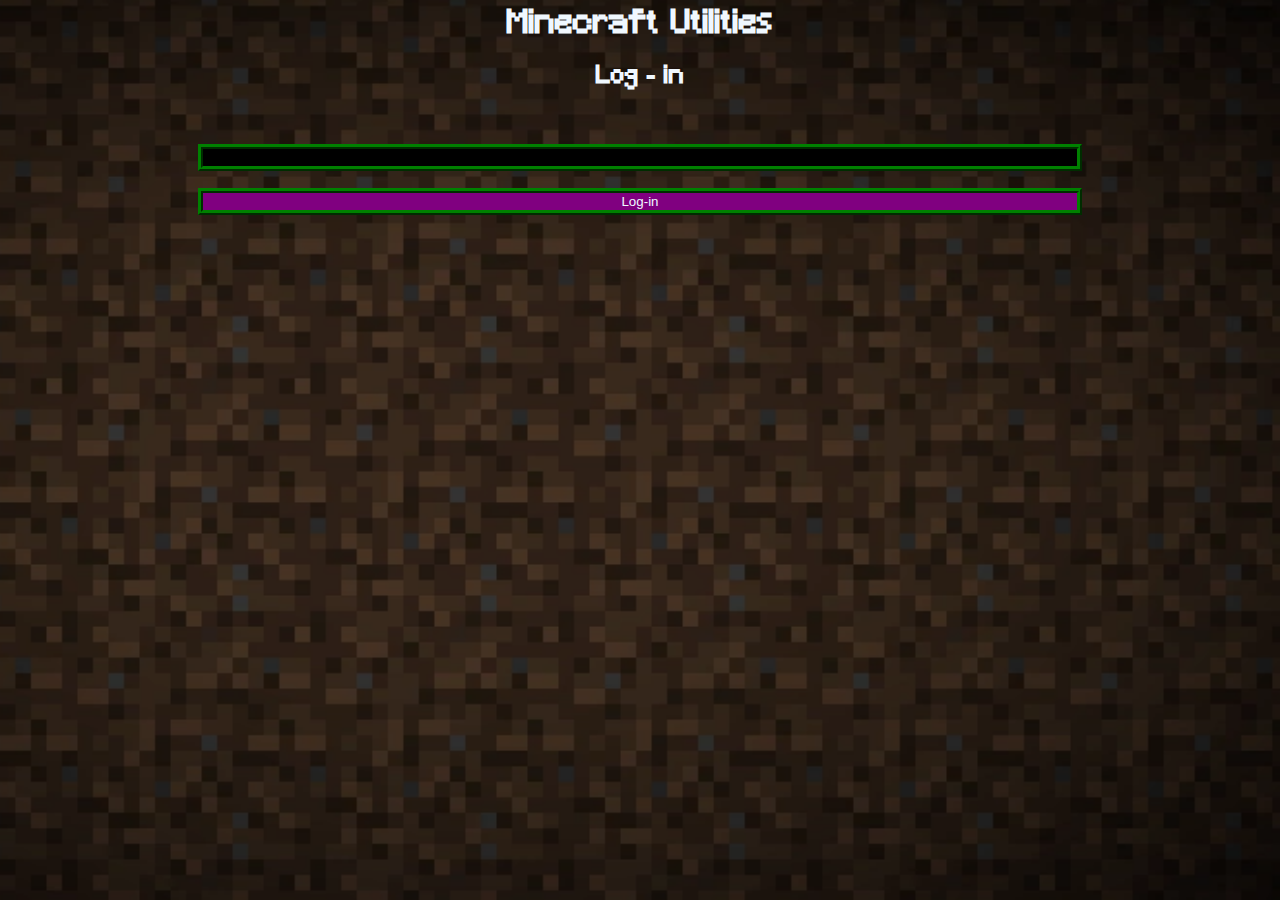
<file: index.html>
<html>

<head>
    <title>Minecraft Utilities</title>
    <link rel="icon" href="assets/redstone.png" type="image/png">
    <link rel="stylesheet" href="general.css">
</head>

<body background="assets/World Background.jpg">
    <div id="bar">
        <h1>Select a World</h1>
        <hr>
        <h3>Select a world to use this functionalities</h3>
        <br>
        <div id="logged-user">
            <h3>User:</h3>
            <h3 id="logged-name">User Name</h3>
            <button class="mcb-green" onclick="setuser()">Switch</button>
        </div>

    </div>
    <div id="WorldSect">
        <div>
            <img src="assets/grass.png" style="width: 50px;">
            <h3>World Name</h3>
        </div>
        <center>
            <input class="mcb-green" type="text" placeholder="My-World" id="World-Name">
            <button class="mcb-green" onclick="joinWorld()">Access</button>
            <br>
            <p>Dont use spaces</p>
        </center>
    </div>
    <script>
        var userName = localStorage.getItem("user");
        if (userName == undefined) {
            setuser();
        } else {
            document.getElementById("logged-name").innerHTML = userName;
        }

        function joinWorld() {
            worldName = document.getElementById("World-Name").value;
            if (!worldName == "") {
                localStorage.setItem("world", worldName);
                window.location = "worldboard.html";
            }
        }

        function setuser() {
            window.location = "login.html";
        }
    </script>
</body>

</html>
</file>
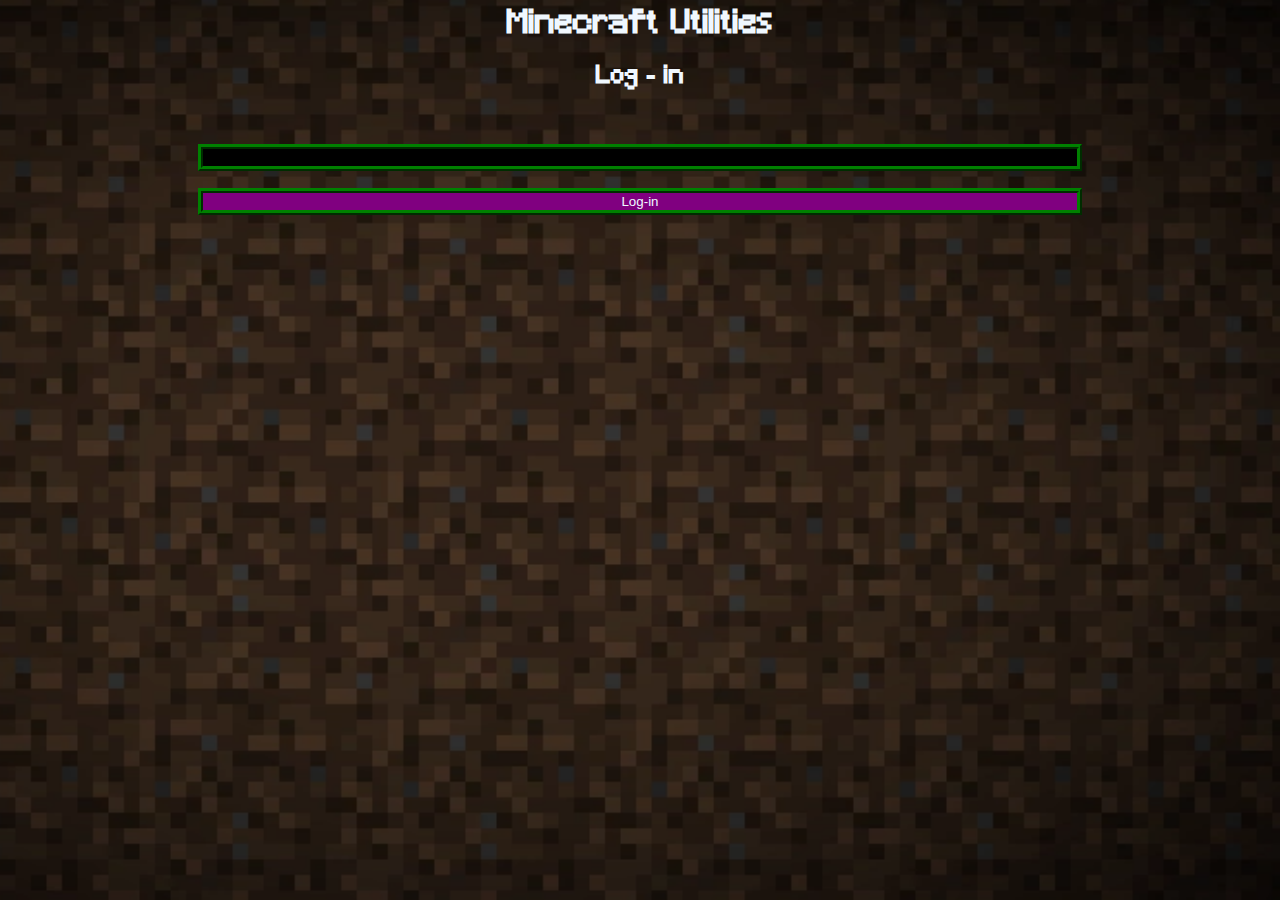
<file: login.html>
<html>

<head>
    <title>Minecraft Utilities - user login</title>
    <link rel="icon" href="assets/redstone.png" type="image/png">
    <link rel="stylesheet" href="general.css">
</head>

<body background="assets/login-background.png" style="background-size: cover; text-align: center;">
    <h1>Minecraft Utilities</h1>
    <h2>Log - in</h2>
    <br>
    <br>
    <input id="username" type="text"
        style="background-color: black; border: 5px ridge green; width: 70%; color: aliceblue; text-align: center;">
    <br>
    <br>
    <button onclick="redirect()"
        style="background-color: purple; border: 5px ridge green; width: 70%; color: aliceblue; text-align: center;">Log-in</button>
    <script>
        function redirect() {
            name = document.getElementById("username").value;
            if (!name == "") {
              localStorage.setItem("user",name);
              window.location = "index.html";
            }
        }
    </script>
</body>

</html>
</file>
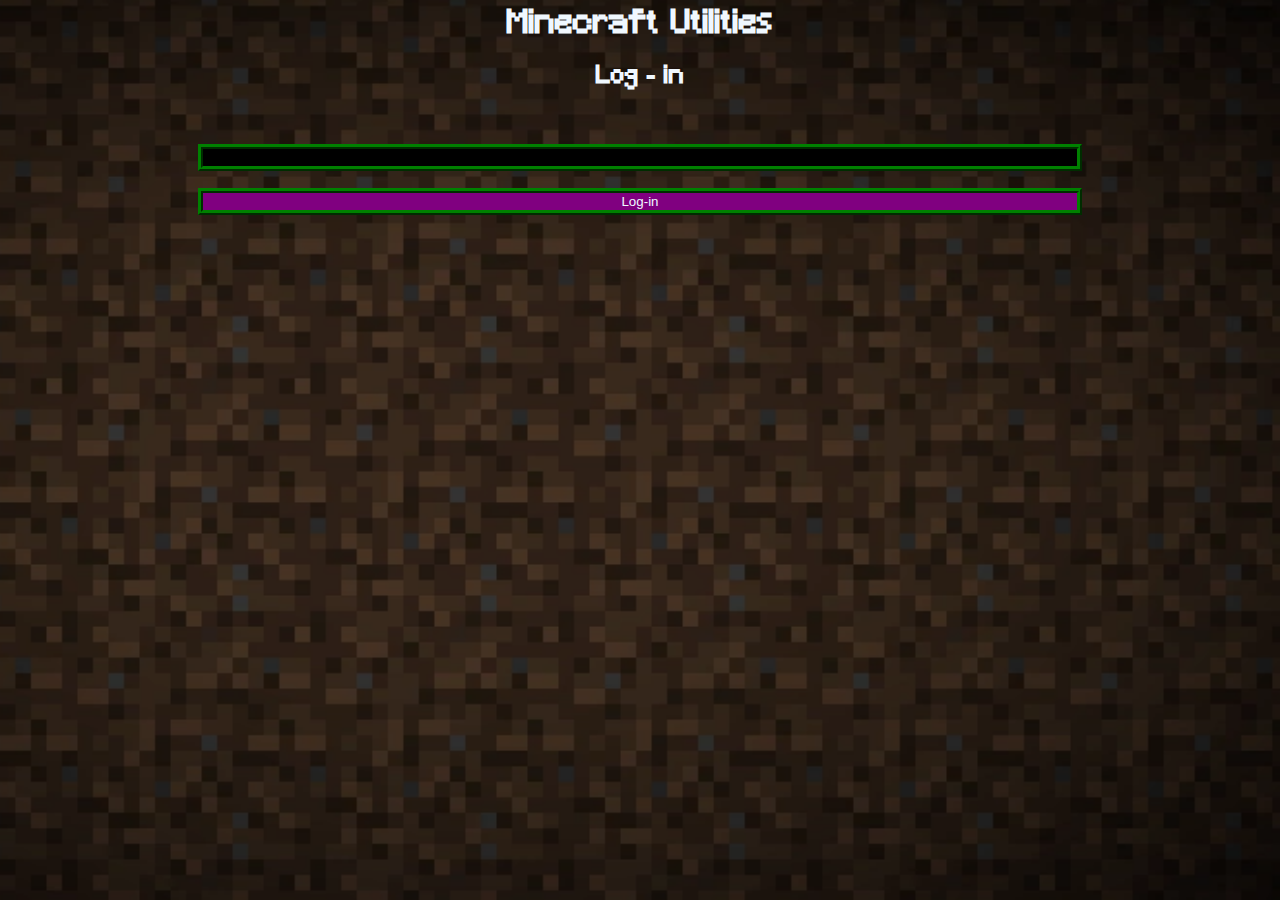
<file: other.html>
<html>

<head>
    <title>Minecraft Utilities - CatMeooww10 sites</title>
    <link rel="icon" href="assets/redstone.png" type="image/png">
    <link rel="stylesheet" href="general.css">
    <script src="main.js"></script>
    <style>
        body {
            color: aliceblue;
            display: inline-block;
            background-size: cover;
        }

        .MCSites img {
            width: 20%;
            height: 30%;
        }

        .MCSites {
            border: 5px ridge goldenrod;
        }
    </style>
</head>

<body background="assets/login-background.png">
    <div id="bar">
        <h1>Other Sites</h1>
        <p>by CatMeooww10</p>
        <hr>
        <button class="mcb-option" onclick="redirect(0)">Return</button>
    </div>

    <div style="text-align: center; width: 60%; float: right;">
        <a title="Minecraft Builders Blog" href="https://catmeooww.github.io/Minecraft-Builder-Blog/"><img
                src="otherSites/BuildersBlog Background.png" class="MCSites" width="300" height="200"></a>
        <a title="Minecraft World News" href="https://catmeooww.github.io/The-Minecraft-World-News/"><img
                src="otherSites/Minecraft World Background.png" class="MCSites" width="300" height="200"></a>
        <a title="Minecraft World Community" href="https://catmeooww.github.io/MinecraftWorldCommunity/"><img
                src="otherSites/Minecraft Community Background.jpg" class="MCSites" width="300" height="200"></a>
        <a title="Minecraft Listing" href="https://catmeooww.github.io/Minecraft-Listing/"><img
                src="otherSites/Minecraft Listing Background.jpg" class="MCSites" width="300" height="200"></a>
        <a title="Minecraftpédia" href="https://catmeooww.github.io/MinecraftPedia/"><img
                src="otherSites/Minecraftpedia Background.jpg" class="MCSites" width="300" height="200"></a>
        <a title="More" href="https://catmeooww.github.io/CatMeooww/catmeoowwProjects.html"><img
                src="otherSites/More.png" class="MCSites" width="300" height="200"></a>
    </div>
</body>

</html>
</file>
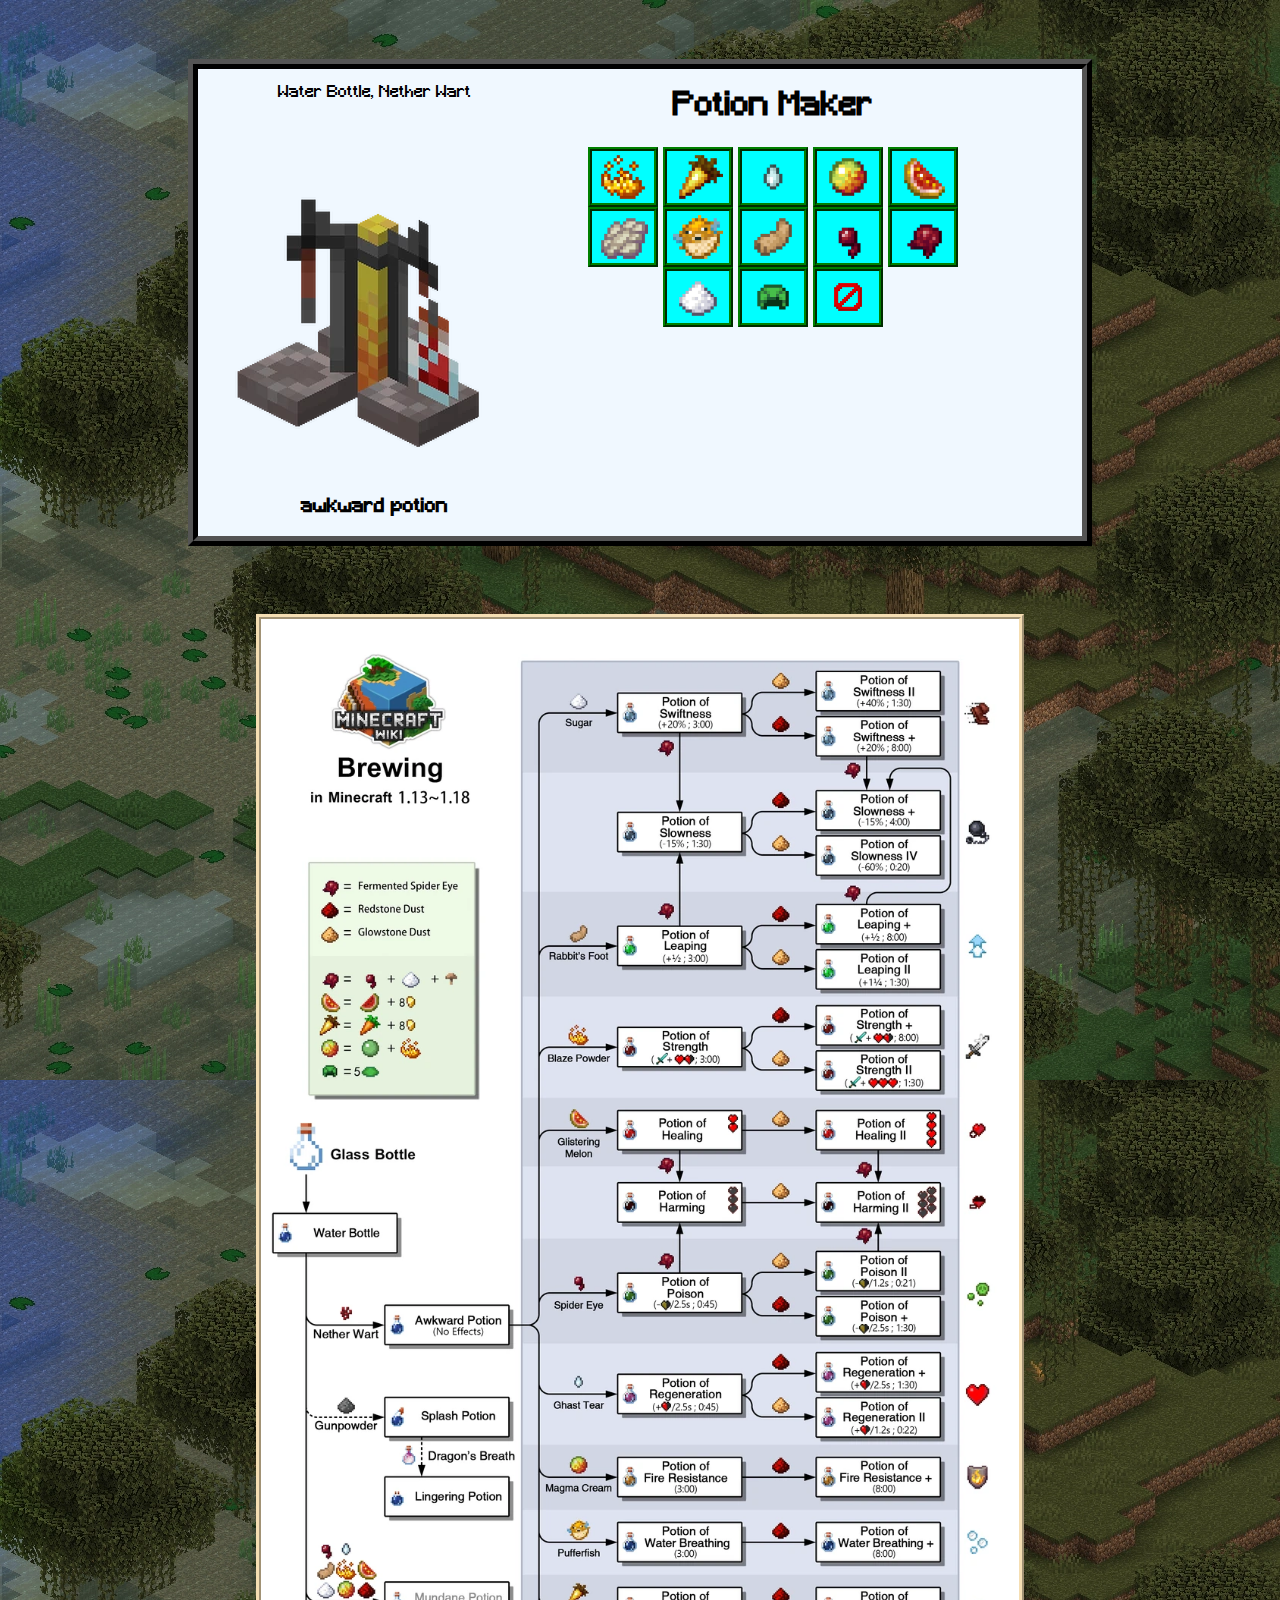
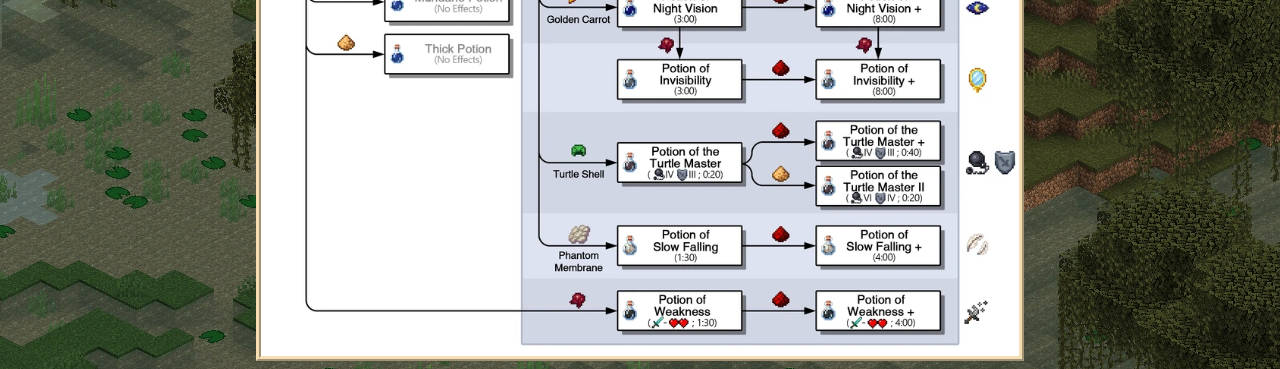
<file: others/potions.html>
<html>

<head>
    <title>MINECRAFT UTILITIES POTION MAKER</title>
    <style>
        @font-face {
            font-family: Minecraft;
            src: url(../Minecraft.ttf);
        }

        body {
            font-family: Minecraft;
        }

        .resource-selector img {
            width: 50px;
        }

        .resource-selector {
            border: 4px green ridge;
            background-color: aqua;
        }
    </style>
</head>

<body background="swamp.png">
    <center>
        <br><br><br>
        <div style="background-color: aliceblue;border: 10px black ridge;width: 70%;display: flex;">
            <div id="brewing" style="width: 40%; float: left;">
                <p id="sequence">Water Bottle, Nether Wart</p>
                <img src="brewing.png">
                <h3 id="result">awkward potion</h3>
            </div>
            <div id="itens" style=" float: right;width: 50%;">
                <h1>Potion Maker</h1>
                <button class="resource-selector" onclick="resource(1)"><img src="resources/blaze.png"></button>
                <button class="resource-selector" onclick="resource(2)"><img src="resources/carrot.png"></button>
                <button class="resource-selector" onclick="resource(3)"><img src="resources/ghast.png"></button>
                <button class="resource-selector" onclick="resource(4)"><img src="resources/magma.png"></button>
                <button class="resource-selector" onclick="resource(5)"><img src="resources/melon.png"></button>
                <button class="resource-selector" onclick="resource(6)"><img src="resources/phantom.png"></button>
                <button class="resource-selector" onclick="resource(7)"><img src="resources/pufferfish.png"></button>
                <button class="resource-selector" onclick="resource(8)"><img src="resources/rabbitfoot.png"></button>
                <button class="resource-selector" onclick="resource(9)"><img src="resources/spidereye.png"></button>
                <button class="resource-selector" onclick="resource(10)"><img src="resources/spidereye_2.png"></button>
                <button class="resource-selector" onclick="resource(11)"><img src="resources/sugar.png"></button>
                <button class="resource-selector" onclick="resource(12)"><img src="resources/turtle.png"></button>
                <button class="resource-selector" onclick="location.reload()"><img src="resources/return.png"></button>
            </div>
            <script>
                var potion = "awkward";
                var list = document.getElementById("sequence");
                var result = document.getElementById("result");
                function resource(id) {
                    if (id == 1) {
                        if (potion == "awkward") {
                            potion = "strength";
                            list.innerHTML += ", blaze powder";
                            result.innerHTML = "potion of strength";
                        }
                    }
                    if (id == 2) {
                        if (potion == "awkward") {
                            potion = "night_vision";
                            list.innerHTML += ", golden carrot";
                            result.innerHTML = "potion of night vision";
                        }
                    }
                    if (id == 3) {
                        if (potion == "awkward") {
                            potion = "regeneration";
                            list.innerHTML += ", ghast tear";
                            result.innerHTML = "potion of regeneration";
                        }
                    }
                    if (id == 4) {
                        if (potion == "awkward") {
                            potion = "fire_resistence";
                            list.innerHTML += ", magma cream";
                            result.innerHTML = "potion of fire resistence";
                        }
                    }
                    if (id == 5) {
                        if (potion == "awkward") {
                            potion = "healing";
                            list.innerHTML += ", glistering melon";
                            result.innerHTML = "potion of healing";
                        }
                    }
                    if (id == 6) {
                        if (potion == "awkward") {
                            potion = "slow_falling";
                            list.innerHTML += ", phantom membrane";
                            result.innerHTML = "potion of slow falling";
                        }
                    }
                    if (id == 7) {
                        if (potion == "awkward") {
                            potion = "water_breathing";
                            list.innerHTML += ", pufferfish";
                            result.innerHTML = "potion of water breathing";
                        }
                    }
                    if (id == 8) {
                        if (potion == "awkward") {
                            potion = "leaping";
                            list.innerHTML += ", rabbits foot";
                            result.innerHTML = "potion of leaping";
                        }
                    }
                    if (id == 9) {
                        if (potion == "awkward") {
                            potion = "poison";
                            list.innerHTML += ", spider eye";
                            result.innerHTML = "potion of poison";
                        }
                    }
                    if (id == 10) {
                        if (potion == "awkward") {
                            potion = "weakness";
                            list.innerHTML += ", fermented spider eye";
                            result.innerHTML = "potion of weakness";
                        }
                        if (potion == "swiftness" || potion == "leaping") {
                            potion = "slowness";
                            list.innerHTML += ", fermented spider eye";
                            result.innerHTML = "potion of slowness";
                        }
                        if (potion == "healing" || potion == "poison") {
                            potion = "harming";
                            list.innerHTML += ", fermented spider eye";
                            result.innerHTML = "potion of harming";
                        }
                        if (potion == "night_vision") {
                            potion = "invisibility";
                            list.innerHTML += ", fermented spider eye";
                            result.innerHTML = "potion of invisibility";
                        }
                    }
                    if (id == 11) {
                        if (potion == "awkward") {
                            potion = "swiftness";
                            list.innerHTML += ", sugar";
                            result.innerHTML = "potion of swiftness";
                        }
                    }
                    if (id == 12) {
                        if (potion == "awkward") {
                            potion = "turtle";
                            list.innerHTML += ", turtle shell";
                            result.innerHTML = "potion of turtle master";
                        }
                    }
                }

                function redirect() {
                    window.location = "https://minecraft.fandom.com/wiki/Brewing";
                }
            </script>
        </div>
        <br><br><br><br>
        <div style="border: wheat 5px ridge;width: 60%;">
            <img style="cursor: zoom-in;width: 100%;" onclick="redirect()" src="Minecraft_brewing.webp">
        </div>
    </center>
</body>

</html>
</file>
<file: general.css>
@font-face {
    font-family: Minecraft;
    src: url(Minecraft.ttf);
}
@font-face {
    font-family: Galactic;
    src: url(Minecraft_Galactic.ttf);
}

body{
    font-family: Minecraft;
    color: aliceblue;
    background-position: right;
    background-repeat: repeat-y;
}

#bar{
    position: fixed;
    top:0px;
    left: 0px;
    background-image: url("assets/StoneBar.png");
    width:30%;
    height: 100%;
    text-align: center;
    border: black ridge 5px;
}

#WorldSect{
    position: fixed;
    top:40%;
    left: 50%;
    border:ridge wheat 5px;
    width: 30%;
    padding: 20px;
}

#logged-user{
    text-align: left;
    position: absolute;
    left: 3px;
    bottom: 5px;
}

#WorldSect h3{
position: relative;
width: 200px;
top: -55px;
left:140px
}

#WorldSect img{
    position: relative;
    left: 0px;
}

.mcb-green{
  background-color: greenyellow;
  border: green ridge 5px;
}

.mcb-option{
    padding: 5px;
    background-color: rgba(0, 0, 0, 0.400);
    border: ridge 6px black;
    width: 300px;
    cursor: pointer;
    font-family: Minecraft;
    color: aliceblue;
    font-size: 20px;
}
.mcb-option:hover{
    padding: 5px;
    background-color: rgba(0, 0, 0, 0.400);
    border: ridge 6px cyan;
    width: 300px;
    cursor: pointer;
    font-family: Minecraft;
    color: aliceblue;
    font-size: 20px;
}
.mcb-option-selected{
    padding: 5px;
    background-color: rgba(0, 0, 0, 0.400);
    border: ridge 6px greenyellow;
    width: 300px;
    cursor: pointer;
    font-family: Minecraft;
    color: aliceblue;
    font-size: 20px;
}

#mainbody{
    float: right;
    width: 68%;
}

/*Customization & Craft*/

.iframe-select{
    border: ridge green 5px;
    background-color: black;
}
.iframe-select img{
    width: 50px;
    height: 50px;
}

/*Translator*/

.translate-keyboard{
    width: 70px;
    height: 70px;
    border: green outset 3px;
    background-color: black;
    color: aliceblue;
}
.translate-keyboard-functional{
    display:inline-flex;
}
.Galactic{
    font-family: Galactic;
    position: relative;
    top:-15px;
    right: -25px;
    z-index: 10px;
}
.default-minecraft{
    font-family: Minecraft;
}
#Galactic-Translated{
    font-family: Galactic;
    letter-spacing: 2px;
}

/*Chat*/

#chat-page{
    width: 90%;
    background-image: url("assets/StoneBar.png");
    border: 5px white ridge;
    height: 200px;
}

.chat-icon{
    width: 50px;
    height: 50px;
    display: inline;
}

#chat-title{
    width: 80%;
    float: left;
}

.server-msg{
    background-color: greenyellow;
    border: 2px outset greenyellow;
    width: 90%;
}

.others-msg{
    background-color: cadetblue;
    border: 2px outset cadetblue;
    float: left;
}
.mines-msg{
    background-color: wheat;
    border: 2px outset wheat;
    float: right;
}

.mines-msg,.others-msg{
    max-width: 60%;
    padding-right: 10px;
    padding-left: 10px;
    padding-top: 1px;
    line-height: 16px;
}
.mines-msg,.others-msg h3{
    word-break: break-all;
}

#send-to-chat{
    z-index: 10px;
    position: fixed;
    bottom: 0px;
    left: 30.5%;
    background-color: black;
    border-top: 5px green ridge;
    width: 70%;
    height: 15%;
}
#chat-sender{
    background-color: darkslategrey;
    border: 5px goldenrod ridge;
    font-family: Minecraft;
    color:cyan;
    text-shadow: 2px 2px 2px cadetblue;
}

#chat-output{
    width: 99%;
}

/*World Map*/

canvas{
    float: right;
    border:gray outset 2px;
}

.selector-btn{
    background-color: aliceblue;
    font-family: Minecraft;
    border:gray outset 2px;
}

#HeightP{
    float: right;
    width: 100px;
    background-color: yellow;
    border:gray outset 2px;
    font-family: Minecraft;
}

#newFeature{
    width: 80%;
    height: 40px;
    background-color: darkgray;
    color: aliceblue;
    font-family: Minecraft;
}

#sendingmap{
    visibility: hidden;
    background-image: url(assets/StoneBar.png);
    border: ridge gray 3px;
    position: fixed;
}
.iconsender img{
    width: 50px;
    height: 50px;
}
.iconsender{
    border: 5px goldenrod ridge;
    background-color: black;
}

.closingbutton{
    background-color: rgba(0, 0, 0, 0);
    border-color: rgba(0, 0, 0, 0);
    font-size: 20px;
    font-family: Minecraft;
    color:aliceblue;
    text-shadow: 2px 2px 2px darkslategray;
    float: right;
}

.closingbutton:hover{
    border-color: rgba(0, 0, 0, 1);
    color:red;
    text-shadow: 2px 2px 2px darkred;
}

#mapListHeader{
    background-color: greenyellow;
    border: 2px greenyellow outset;
    text-align: center;
    padding: 2px;
}

/*Map List*/

.mapListText{
    width: 90%;
    background-color: blue;
    border: 2px cadetblue outset;
    text-align: center;
    float: right;
    padding: 2px;
}
.mapListIcon{
    width: 5%;
    float: left;
}

.mapListData{
    width: 90%;
    display: inline;
}

.mapListButton{
   float: right;
   border:2px ridge purple;
   background-color: blueviolet;
   font-family: Minecraft;
   color:aliceblue;
}
</file>
